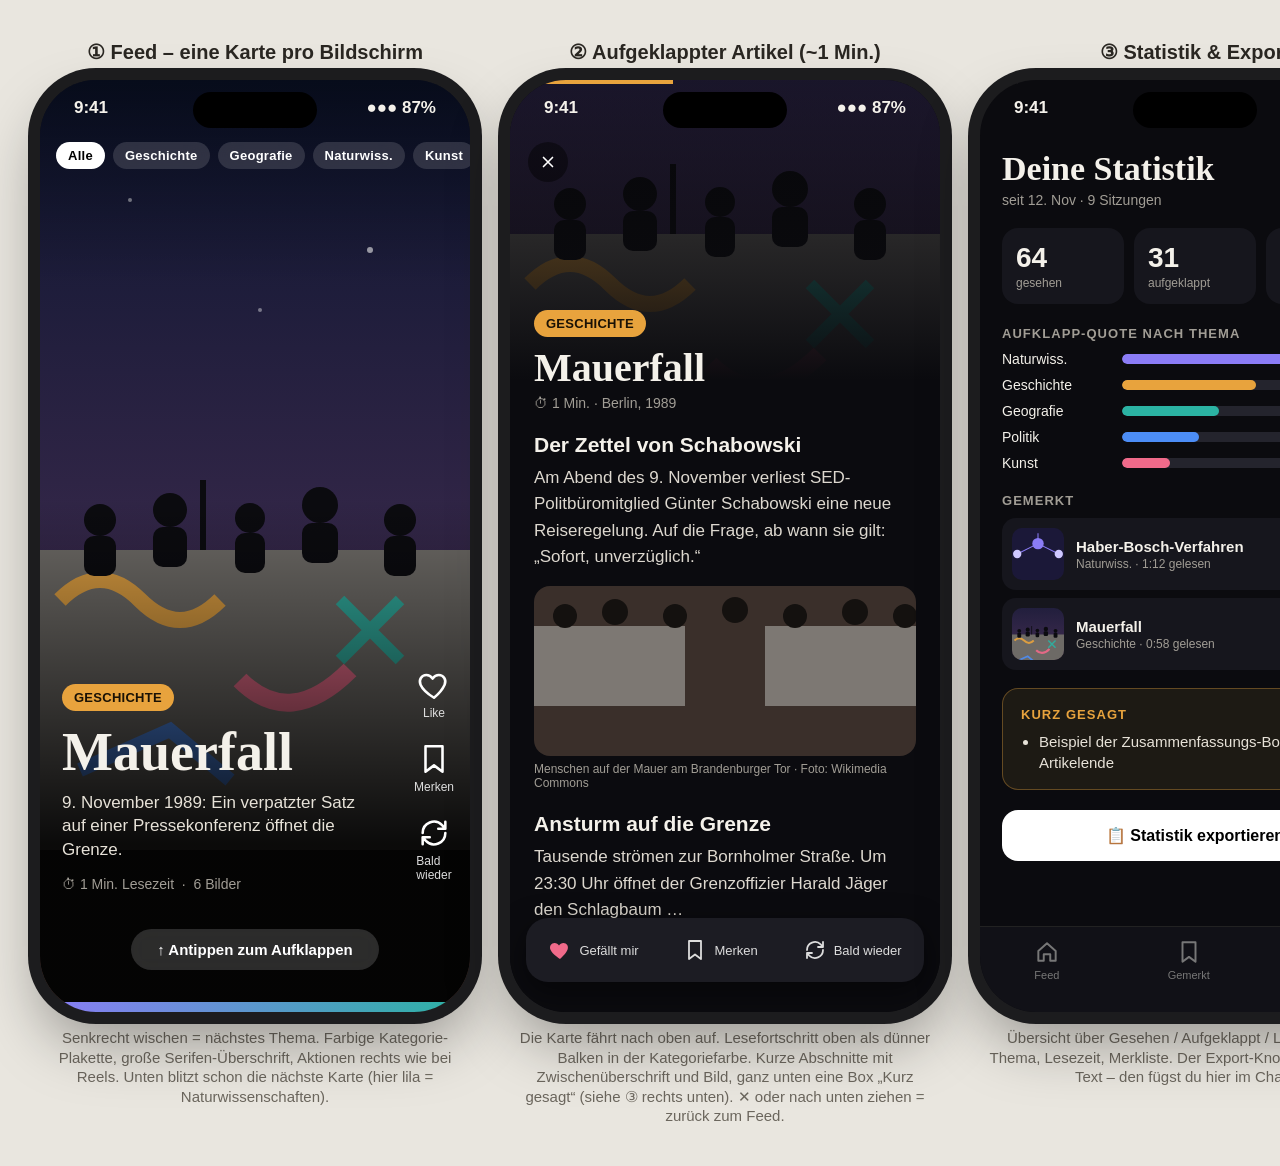
<file: design/mockup-1.html>
<!doctype html>
<html lang="de"><head><meta charset="utf-8">
<style>
:root{--bg:#0b0b0f;--panel:#16161d;--text:#f4f1ea;--muted:#a19d95;--hist:#E8A33D;--geo:#2BB3A3;--nat:#8B7CF6;--kunst:#F06A8A;--pol:#4C8DF6}
*{box-sizing:border-box;margin:0;padding:0}
body{background:#e9e6df;font-family:-apple-system,"SF Pro Text","Helvetica Neue",Arial,sans-serif;padding:40px;display:flex;gap:40px;align-items:flex-start}
.col{display:flex;flex-direction:column;align-items:center;gap:16px}
.label{font:600 20px/1.2 -apple-system,Arial;color:#2a2722}
.sub{font:15px/1.3 Arial;color:#6b665d;max-width:430px;text-align:center}
.phone{width:430px;height:932px;border-radius:56px;background:var(--bg);overflow:hidden;position:relative;box-shadow:0 0 0 12px #1c1c1e,0 30px 60px rgba(0,0,0,.35);color:var(--text)}
.island{position:absolute;top:12px;left:50%;transform:translateX(-50%);width:124px;height:36px;background:#000;border-radius:20px;z-index:20}
.status{position:absolute;top:18px;left:34px;right:34px;display:flex;justify-content:space-between;font:600 17px Arial;z-index:19}
.serif{font-family:"New York","Iowan Old Style",Georgia,serif}
/* scene */
.scene{position:absolute;inset:0}
.chip{display:inline-block;padding:6px 12px;border-radius:999px;font:600 13px Arial;letter-spacing:.02em}
.filters{position:absolute;top:62px;left:0;right:0;display:flex;gap:8px;padding:0 16px;z-index:10;overflow:hidden}
.filters .chip{background:rgba(255,255,255,.14);backdrop-filter:blur(10px);color:#fff;white-space:nowrap}
.filters .chip.on{background:#fff;color:#000}
.shade{position:absolute;inset:0;background:linear-gradient(180deg,rgba(0,0,0,.45) 0%,rgba(0,0,0,0) 22%,rgba(0,0,0,0) 45%,rgba(0,0,0,.9) 82%)}
.info{position:absolute;left:22px;right:90px;bottom:120px}
.info h1{font-size:54px;line-height:1;font-weight:700;margin:14px 0 12px}
.info p{font-size:17px;line-height:1.4;color:#e7e2d8}
.meta{margin-top:14px;font:14px Arial;color:var(--muted)}
.actions{position:absolute;right:16px;bottom:130px;display:flex;flex-direction:column;gap:22px;align-items:center}
.act{display:flex;flex-direction:column;align-items:center;gap:4px;font:12px Arial;color:#ddd}
.act svg{width:34px;height:34px}
.open{position:absolute;bottom:42px;left:0;right:0;text-align:center;font:600 15px Arial;color:#fff}
.open span{display:inline-block;padding:12px 26px;border-radius:999px;background:rgba(255,255,255,.16);backdrop-filter:blur(10px)}
.peek{position:absolute;bottom:0;left:0;right:0;height:10px;background:linear-gradient(90deg,var(--nat),var(--geo))}
/* article */
.art{position:absolute;inset:0;overflow:hidden;background:var(--bg)}
.hero{height:300px;position:relative}
.hero .shade2{position:absolute;inset:0;background:linear-gradient(180deg,rgba(0,0,0,.35),rgba(11,11,15,1))}
.close{position:absolute;top:62px;left:18px;width:40px;height:40px;border-radius:50%;background:rgba(0,0,0,.45);display:flex;align-items:center;justify-content:center;z-index:5}
.body{padding:0 24px;margin-top:-70px;position:relative}
.body h1{font-size:40px;line-height:1.05;margin:10px 0 6px}
.body .meta{margin:0 0 20px}
.body h2{font-size:21px;margin:22px 0 8px;font-family:-apple-system,Arial;font-weight:700}
.body p{font-size:17px;line-height:1.55;color:#ddd8cf}
.fig{height:170px;border-radius:16px;margin:16px 0 6px;overflow:hidden;position:relative}
.cap{font:12px Arial;color:var(--muted)}
.prog{position:absolute;top:0;left:0;height:4px;width:38%;background:var(--hist);z-index:6}
.bar{position:absolute;left:16px;right:16px;bottom:30px;height:64px;border-radius:22px;background:rgba(30,30,38,.9);backdrop-filter:blur(14px);display:flex;justify-content:space-around;align-items:center;font:13px Arial;color:#ddd;box-shadow:0 10px 30px rgba(0,0,0,.5)}
.bar div{display:flex;align-items:center;gap:7px}
.bar svg{width:24px;height:24px}
.sum{margin-top:18px;border-radius:16px;padding:16px 18px;background:#1d1a14;border:1px solid rgba(232,163,61,.35)}
.sum b{color:var(--hist);font:700 13px Arial;letter-spacing:.08em}
.sum li{margin:8px 0 0 18px;font-size:15px;line-height:1.4;color:#e7e2d8}
/* stats */
.st{padding:70px 22px 0}
.st h1{font-size:34px;margin-bottom:4px}
.tiles{display:grid;grid-template-columns:1fr 1fr 1fr;gap:10px;margin:20px 0}
.tile{background:var(--panel);border-radius:16px;padding:14px}
.tile .n{font:700 28px Arial}
.tile .l{font:12px Arial;color:var(--muted);margin-top:2px}
.sec{font:700 13px Arial;letter-spacing:.08em;color:var(--muted);margin:22px 0 10px}
.row{display:flex;align-items:center;gap:10px;margin:10px 0;font:14px Arial}
.row .nm{width:110px}
.row .tr{flex:1;height:10px;background:#24242d;border-radius:6px;overflow:hidden}
.row .tr i{display:block;height:100%;border-radius:6px}
.row .v{width:36px;text-align:right;color:var(--muted)}
.item{display:flex;gap:12px;align-items:center;background:var(--panel);border-radius:14px;padding:10px;margin:8px 0}
.thumb{width:52px;height:52px;border-radius:10px;flex:none}
.item .t{font:600 15px Arial}.item .s{font:12px Arial;color:var(--muted);margin-top:2px}
.btn{margin-top:20px;background:#fff;color:#000;text-align:center;padding:16px;border-radius:16px;font:700 16px Arial}
.tabs{position:absolute;bottom:0;left:0;right:0;height:86px;background:#111117;border-top:1px solid #222;display:flex;justify-content:space-around;padding-top:12px;font:11px Arial;color:#777}
.tabs div{display:flex;flex-direction:column;align-items:center;gap:4px}.tabs .on{color:#fff}
.tabs svg{width:26px;height:26px}
</style></head><body>

<svg width="0" height="0" style="position:absolute">
 <defs>
  <symbol id="wall" viewBox="0 0 430 932" preserveAspectRatio="xMidYMid slice">
   <defs><linearGradient id="sky" x1="0" y1="0" x2="0" y2="1"><stop offset="0" stop-color="#0d1530"/><stop offset=".6" stop-color="#3b2a4d"/><stop offset="1" stop-color="#7a4b3a"/></linearGradient></defs>
   <rect width="430" height="932" fill="url(#sky)"/>
   <circle cx="330" cy="170" r="3" fill="#fff" opacity=".6"/><circle cx="90" cy="120" r="2" fill="#fff" opacity=".5"/><circle cx="220" cy="230" r="2" fill="#fff" opacity=".4"/>
   <rect x="0" y="470" width="430" height="300" fill="#6d6a66"/>
   <g opacity=".9"><path d="M20 520 q40 -40 80 0 t80 0" stroke="#E8A33D" stroke-width="16" fill="none"/><path d="M200 600 q50 50 110 -10" stroke="#F06A8A" stroke-width="18" fill="none"/><path d="M40 690 l90 -40 l60 50" stroke="#4C8DF6" stroke-width="14" fill="none"/><path d="M300 520 l60 60 m0 -60 l-60 60" stroke="#2BB3A3" stroke-width="12"/></g>
   <g fill="#0b0b0f"><circle cx="60" cy="440" r="16"/><rect x="44" y="456" width="32" height="40" rx="10"/><circle cx="130" cy="430" r="17"/><rect x="113" y="447" width="34" height="40" rx="10"/><rect x="160" y="400" width="6" height="70"/><circle cx="210" cy="438" r="15"/><rect x="195" y="453" width="30" height="40" rx="10"/><circle cx="280" cy="425" r="18"/><rect x="262" y="443" width="36" height="40" rx="10"/><circle cx="360" cy="440" r="16"/><rect x="344" y="456" width="32" height="40" rx="10"/></g>
   <rect x="0" y="770" width="430" height="162" fill="#2a2523"/>
  </symbol>
  <symbol id="mol" viewBox="0 0 400 200" preserveAspectRatio="xMidYMid slice">
   <rect width="400" height="200" fill="#1b1838"/>
   <g stroke="#8B7CF6" stroke-width="4"><line x1="120" y1="100" x2="200" y2="60"/><line x1="200" y1="60" x2="280" y2="100"/><line x1="200" y1="60" x2="200" y2="20"/></g>
   <circle cx="200" cy="60" r="22" fill="#8B7CF6"/><circle cx="120" cy="100" r="16" fill="#cfc8ff"/><circle cx="280" cy="100" r="16" fill="#cfc8ff"/>
  </symbol>
  <symbol id="crowd" viewBox="0 0 400 170" preserveAspectRatio="xMidYMid slice">
   <rect width="400" height="170" fill="#3a2f2a"/><rect y="40" width="400" height="80" fill="#7d7873"/>
   <g fill="#14110f"><circle cx="40" cy="30" r="12"/><circle cx="90" cy="26" r="13"/><circle cx="150" cy="30" r="12"/><circle cx="210" cy="24" r="13"/><circle cx="270" cy="30" r="12"/><circle cx="330" cy="26" r="13"/><circle cx="380" cy="30" r="12"/></g>
   <rect x="160" y="40" width="80" height="80" fill="#3a2f2a"/>
  </symbol>
  <symbol id="heart" viewBox="0 0 24 24"><path d="M12 21s-7.5-4.6-9.5-9.2C1 8.3 3.3 5 6.6 5c2 0 3.4 1.1 4.4 2.5C12 6.1 13.4 5 15.4 5 18.7 5 21 8.3 19.5 11.8 17.5 16.4 12 21 12 21z" fill="none" stroke="currentColor" stroke-width="1.8" stroke-linejoin="round"/></symbol>
  <symbol id="heartf" viewBox="0 0 24 24"><path d="M12 21s-7.5-4.6-9.5-9.2C1 8.3 3.3 5 6.6 5c2 0 3.4 1.1 4.4 2.5C12 6.1 13.4 5 15.4 5 18.7 5 21 8.3 19.5 11.8 17.5 16.4 12 21 12 21z" fill="#F06A8A"/></symbol>
  <symbol id="save" viewBox="0 0 24 24"><path d="M6 3h12v18l-6-4.5L6 21z" fill="none" stroke="currentColor" stroke-width="1.8" stroke-linejoin="round"/></symbol>
  <symbol id="rep" viewBox="0 0 24 24"><path d="M4 12a8 8 0 0 1 13.7-5.6L20 9M20 4v5h-5M20 12a8 8 0 0 1-13.7 5.6L4 15M4 20v-5h5" fill="none" stroke="currentColor" stroke-width="1.8" stroke-linecap="round" stroke-linejoin="round"/></symbol>
  <symbol id="x" viewBox="0 0 24 24"><path d="M6 6l12 12M18 6L6 18" stroke="#fff" stroke-width="2.2" stroke-linecap="round"/></symbol>
  <symbol id="home" viewBox="0 0 24 24"><path d="M4 11l8-7 8 7v9h-5v-6h-6v6H4z" fill="none" stroke="currentColor" stroke-width="1.8" stroke-linejoin="round"/></symbol>
  <symbol id="chart" viewBox="0 0 24 24"><path d="M5 20V10M12 20V4M19 20v-7" stroke="currentColor" stroke-width="2.2" stroke-linecap="round"/></symbol>
 </defs>
</svg>

<!-- 1 FEED -->
<div class="col">
 <div class="label">① Feed – eine Karte pro Bildschirm</div>
 <div class="phone">
  <div class="island"></div><div class="status"><span>9:41</span><span>●●● 87%</span></div>
  <svg class="scene" width="430" height="932"><use href="#wall"/></svg>
  <div class="shade"></div>
  <div class="filters"><span class="chip on">Alle</span><span class="chip">Geschichte</span><span class="chip">Geografie</span><span class="chip">Naturwiss.</span><span class="chip">Kunst</span></div>
  <div class="info">
   <span class="chip" style="background:var(--hist);color:#1a1205">GESCHICHTE</span>
   <h1 class="serif">Mauerfall</h1>
   <p>9. November 1989: Ein verpatzter Satz auf einer Pressekonferenz öffnet die Grenze.</p>
   <div class="meta">⏱ 1 Min. Lesezeit &nbsp;·&nbsp; 6 Bilder</div>
  </div>
  <div class="actions">
   <div class="act"><svg style="color:#fff"><use href="#heart"/></svg>Like</div>
   <div class="act"><svg style="color:#fff"><use href="#save"/></svg>Merken</div>
   <div class="act"><svg style="color:#fff"><use href="#rep"/></svg>Bald<br>wieder</div>
  </div>
  <div class="open"><span>↑ Antippen zum Aufklappen</span></div>
  <div class="peek"></div>
 </div>
 <div class="sub">Senkrecht wischen = nächstes Thema. Farbige Kategorie-Plakette, große Serifen-Überschrift, Aktionen rechts wie bei Reels. Unten blitzt schon die nächste Karte (hier lila = Naturwissenschaften).</div>
</div>

<!-- 2 ARTICLE -->
<div class="col">
 <div class="label">② Aufgeklappter Artikel (~1 Min.)</div>
 <div class="phone">
  <div class="art">
   <div class="prog"></div>
   <div class="hero"><svg width="430" height="300" style="position:absolute;inset:0"><use href="#wall"/></svg><div class="shade2"></div></div>
   <div class="close"><svg width="18" height="18"><use href="#x"/></svg></div>
   <div class="body">
    <span class="chip" style="background:var(--hist);color:#1a1205">GESCHICHTE</span>
    <h1 class="serif">Mauerfall</h1>
    <div class="meta">⏱ 1 Min. · Berlin, 1989</div>
    <h2>Der Zettel von Schabowski</h2>
    <p>Am Abend des 9. November verliest SED-Politbüromitglied Günter Schabowski eine neue Reiseregelung. Auf die Frage, ab wann sie gilt: „Sofort, unverzüglich.“</p>
    <div class="fig"><svg width="382" height="170"><use href="#crowd"/></svg></div>
    <div class="cap">Menschen auf der Mauer am Brandenburger Tor · Foto: Wikimedia Commons</div>
    <h2>Ansturm auf die Grenze</h2>
    <p>Tausende strömen zur Bornholmer Straße. Um 23:30 Uhr öffnet der Grenzoffizier Harald Jäger den Schlagbaum …</p>
   </div>
   <div class="bar">
    <div><svg style="color:#F06A8A"><use href="#heartf"/></svg>Gefällt mir</div>
    <div><svg><use href="#save"/></svg>Merken</div>
    <div><svg><use href="#rep"/></svg>Bald wieder</div>
   </div>
  </div>
  <div class="island"></div><div class="status"><span>9:41</span><span>●●● 87%</span></div>
 </div>
 <div class="sub">Die Karte fährt nach oben auf. Lesefortschritt oben als dünner Balken in der Kategoriefarbe. Kurze Abschnitte mit Zwischenüberschrift und Bild, ganz unten eine Box „Kurz gesagt“ (siehe ③ rechts unten). ✕ oder nach unten ziehen = zurück zum Feed.</div>
</div>

<!-- 3 STATS -->
<div class="col">
 <div class="label">③ Statistik &amp; Export</div>
 <div class="phone">
  <div class="island"></div><div class="status"><span>9:41</span><span>●●● 87%</span></div>
  <div class="st">
   <h1 class="serif">Deine Statistik</h1>
   <div class="meta" style="margin:0">seit 12. Nov · 9 Sitzungen</div>
   <div class="tiles">
    <div class="tile"><div class="n">64</div><div class="l">gesehen</div></div>
    <div class="tile"><div class="n">31</div><div class="l">aufgeklappt</div></div>
    <div class="tile"><div class="n" style="color:#F06A8A">17</div><div class="l">Likes</div></div>
   </div>
   <div class="sec">AUFKLAPP-QUOTE NACH THEMA</div>
   <div class="row"><span class="nm">Naturwiss.</span><span class="tr"><i style="width:78%;background:var(--nat)"></i></span><span class="v">78%</span></div>
   <div class="row"><span class="nm">Geschichte</span><span class="tr"><i style="width:61%;background:var(--hist)"></i></span><span class="v">61%</span></div>
   <div class="row"><span class="nm">Geografie</span><span class="tr"><i style="width:44%;background:var(--geo)"></i></span><span class="v">44%</span></div>
   <div class="row"><span class="nm">Politik</span><span class="tr"><i style="width:35%;background:var(--pol)"></i></span><span class="v">35%</span></div>
   <div class="row"><span class="nm">Kunst</span><span class="tr"><i style="width:22%;background:var(--kunst)"></i></span><span class="v">22%</span></div>
   <div class="sec">GEMERKT</div>
   <div class="item"><svg class="thumb" viewBox="0 0 52 52"><use href="#mol" width="52" height="52"/></svg><div><div class="t">Haber-Bosch-Verfahren</div><div class="s">Naturwiss. · 1:12 gelesen</div></div></div>
   <div class="item"><svg class="thumb" viewBox="0 0 52 52"><use href="#wall" width="52" height="52"/></svg><div><div class="t">Mauerfall</div><div class="s">Geschichte · 0:58 gelesen</div></div></div>
   <div class="sum"><b>KURZ GESAGT</b><ul><li>Beispiel der Zusammenfassungs-Box am Artikelende</li></ul></div>
   <div class="btn">📋 Statistik exportieren</div>
  </div>
  <div class="tabs"><div><svg><use href="#home"/></svg>Feed</div><div><svg><use href="#save"/></svg>Gemerkt</div><div class="on"><svg><use href="#chart"/></svg>Statistik</div></div>
 </div>
 <div class="sub">Übersicht über Gesehen / Aufgeklappt / Likes, Quote pro Thema, Lesezeit, Merkliste. Der Export-Knopf kopiert alles als Text – den fügst du hier im Chat ein.</div>
</div>
</body></html>
</file>
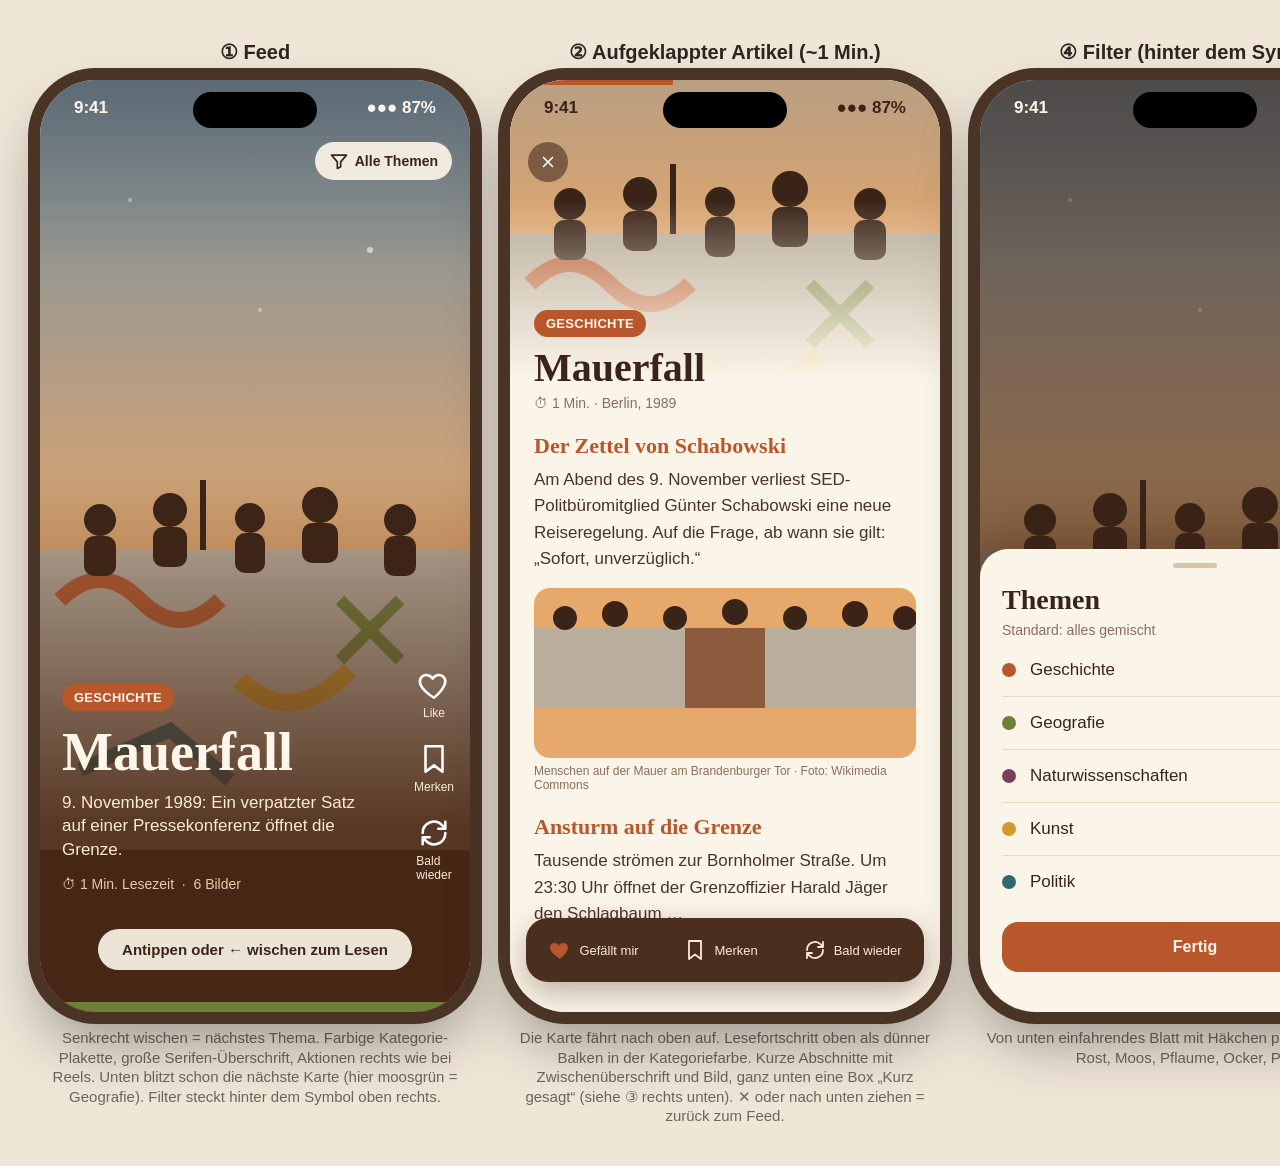
<file: design/mockup-2.html>
<!doctype html>
<html lang="de"><head><meta charset="utf-8">
<style>
:root{--bg:#FBF4E8;--panel:#F3E6D2;--text:#3A2418;--muted:#8A6F5C;--hist:#B8572B;--geo:#6E7F36;--nat:#7B3F5E;--kunst:#D49A2A;--pol:#2F6A70;--ink:#3A2418}
*{box-sizing:border-box;margin:0;padding:0}
body{background:#efe6d8;width:2020px;flex-wrap:nowrap;font-family:-apple-system,"SF Pro Text","Helvetica Neue",Arial,sans-serif;padding:40px;display:flex;gap:40px;align-items:flex-start}
.col{display:flex;flex-direction:column;align-items:center;gap:16px}
.label{font:600 20px/1.2 -apple-system,Arial;color:#2a2722}
.sub{font:15px/1.3 Arial;color:#6b665d;max-width:430px;text-align:center}
.phone{width:430px;height:932px;border-radius:56px;background:var(--bg);overflow:hidden;position:relative;box-shadow:0 0 0 12px #4a3426,0 30px 60px rgba(0,0,0,.35);color:var(--text)}
.island{position:absolute;top:12px;left:50%;transform:translateX(-50%);width:124px;height:36px;background:#000;border-radius:20px;z-index:20}
.status{position:absolute;top:18px;left:34px;right:34px;display:flex;justify-content:space-between;font:600 17px Arial;z-index:19}
.serif{font-family:"New York","Iowan Old Style",Georgia,serif}
/* scene */
.scene{position:absolute;inset:0}
.chip{display:inline-block;padding:6px 12px;border-radius:999px;font:600 13px Arial;letter-spacing:.02em}
.filters{position:absolute;top:62px;left:0;right:0;display:flex;gap:8px;padding:0 16px;z-index:10;overflow:hidden}
.filters .chip{background:rgba(255,255,255,.14);backdrop-filter:blur(10px);color:#fff;white-space:nowrap}
.filters .chip.on{background:#fff;color:#000}
.shade{position:absolute;inset:0;background:linear-gradient(180deg,rgba(58,36,24,.35) 0%,rgba(58,36,24,0) 20%,rgba(58,36,24,0) 42%,rgba(74,40,20,.88) 80%)}
.info{color:#FFF6EA;position:absolute;left:22px;right:90px;bottom:120px}
.info h1{font-size:54px;line-height:1;font-weight:700;margin:14px 0 12px}
.info p{font-size:17px;line-height:1.4;color:#FBEBD6}
.meta{margin-top:14px;font:14px Arial;color:var(--muted)}
.info .meta{color:#E9CBA8}
.actions{position:absolute;right:16px;bottom:130px;display:flex;flex-direction:column;gap:22px;align-items:center}
.act{display:flex;flex-direction:column;align-items:center;gap:4px;font:12px Arial;color:#FBEBD6}
.act svg{width:34px;height:34px}
.open{position:absolute;bottom:42px;left:0;right:0;text-align:center;font:600 15px Arial}
.open span{display:inline-block;padding:12px 24px;border-radius:999px;background:rgba(251,244,232,.92);color:var(--ink)}
.peek{position:absolute;bottom:0;left:0;right:0;height:10px;background:var(--geo)}
.fbtn{position:absolute;top:62px;right:18px;z-index:10;display:flex;gap:6px;align-items:center;padding:9px 14px;border-radius:999px;background:rgba(251,244,232,.92);font:600 14px Arial;color:#3A2418}
.sheet{position:absolute;left:0;right:0;bottom:0;background:var(--bg);border-radius:28px 28px 0 0;padding:14px 22px 40px;box-shadow:0 -10px 40px rgba(58,36,24,.35)}
.grab{width:44px;height:5px;border-radius:3px;background:#D8C4A8;margin:0 auto 16px}
.opt{display:flex;align-items:center;gap:14px;padding:14px 0;border-bottom:1px solid #EADAC2;font:17px Arial;color:var(--ink)}
.dot{width:14px;height:14px;border-radius:50%}
.chk{margin-left:auto;width:24px;height:24px;border-radius:7px;border:2px solid #CDB394;display:flex;align-items:center;justify-content:center;color:#fff;font:700 14px Arial}
.chk.on{background:var(--hist);border-color:var(--hist)}
/* article */
.art{position:absolute;inset:0;overflow:hidden;background:var(--bg)}
.hero{height:300px;position:relative}
.hero .shade2{position:absolute;inset:0;background:linear-gradient(180deg,rgba(251,244,232,0) 40%,rgba(251,244,232,1))}
.close{position:absolute;top:62px;left:18px;width:40px;height:40px;border-radius:50%;background:rgba(58,36,24,.55);display:flex;align-items:center;justify-content:center;z-index:5}
.body{padding:0 24px;margin-top:-70px;position:relative}
.body h1{font-size:40px;line-height:1.05;margin:10px 0 6px}
.body .meta{margin:0 0 20px}
.body h2{font-size:22px;margin:22px 0 8px;font-family:"New York",Georgia,serif;font-weight:700;color:var(--hist)}
.body p{font-size:17px;line-height:1.55;color:#4A3426}
.fig{height:170px;border-radius:16px;margin:16px 0 6px;overflow:hidden;position:relative}
.cap{font:12px Arial;color:var(--muted)}
.prog{position:absolute;top:0;left:0;height:5px;width:38%;background:var(--hist);z-index:6}
.bar{position:absolute;left:16px;right:16px;bottom:30px;height:64px;border-radius:22px;background:#4A2E1E;display:flex;justify-content:space-around;align-items:center;font:13px Arial;color:#FBEBD6;box-shadow:0 10px 30px rgba(74,46,30,.35)}
.bar div{display:flex;align-items:center;gap:7px}
.bar svg{width:24px;height:24px}
.sum{margin-top:18px;border-radius:16px;padding:16px 18px;background:#F6E2BE;border:1px solid #E2C08A}
.sum b{color:var(--hist);font:700 13px Arial;letter-spacing:.08em}
.sum li{margin:8px 0 0 18px;font-size:15px;line-height:1.4;color:#4A3426}
/* stats */
.st{padding:70px 22px 0}
.st h1{font-size:34px;margin-bottom:4px}
.tiles{display:grid;grid-template-columns:1fr 1fr 1fr;gap:10px;margin:20px 0}
.tile{background:var(--panel);border-radius:16px;padding:14px}
.tile .n{font:700 28px Arial}
.tile .l{font:12px Arial;color:var(--muted);margin-top:2px}
.sec{font:700 13px Arial;letter-spacing:.08em;color:var(--muted);margin:22px 0 10px}
.row{display:flex;align-items:center;gap:10px;margin:10px 0;font:14px Arial}
.row .nm{width:110px}
.row .tr{flex:1;height:10px;background:#EADAC2;border-radius:6px;overflow:hidden}
.row .tr i{display:block;height:100%;border-radius:6px}
.row .v{width:36px;text-align:right;color:var(--muted)}
.item{display:flex;gap:12px;align-items:center;background:var(--panel);border-radius:14px;padding:10px;margin:8px 0}
.thumb{width:52px;height:52px;border-radius:10px;flex:none}
.item .t{font:600 15px Arial}.item .s{font:12px Arial;color:var(--muted);margin-top:2px}
.btn{margin-top:20px;background:var(--hist);color:#FFF6EA;text-align:center;padding:16px;border-radius:16px;font:700 16px Arial}
.tabs{position:absolute;bottom:0;left:0;right:0;height:86px;background:#F3E6D2;border-top:1px solid #E2CFB3;display:flex;justify-content:space-around;padding-top:12px;font:11px Arial;color:#A88C76}
.tabs div{display:flex;flex-direction:column;align-items:center;gap:4px}.tabs .on{color:var(--hist)}
.tabs svg{width:26px;height:26px}
</style></head><body>

<svg width="0" height="0" style="position:absolute">
 <defs>
  <symbol id="wall" viewBox="0 0 430 932" preserveAspectRatio="xMidYMid slice">
   <defs><linearGradient id="sky" x1="0" y1="0" x2="0" y2="1"><stop offset="0" stop-color="#6E8FA6"/><stop offset=".55" stop-color="#E7A86B"/><stop offset="1" stop-color="#C9673A"/></linearGradient></defs>
   <rect width="430" height="932" fill="url(#sky)"/>
   <circle cx="330" cy="170" r="3" fill="#fff" opacity=".6"/><circle cx="90" cy="120" r="2" fill="#fff" opacity=".5"/><circle cx="220" cy="230" r="2" fill="#fff" opacity=".4"/>
   <rect x="0" y="470" width="430" height="300" fill="#B9AE9E"/>
   <g opacity=".9"><path d="M20 520 q40 -40 80 0 t80 0" stroke="#B8572B" stroke-width="16" fill="none"/><path d="M200 600 q50 50 110 -10" stroke="#D49A2A" stroke-width="18" fill="none"/><path d="M40 690 l90 -40 l60 50" stroke="#2F6A70" stroke-width="14" fill="none"/><path d="M300 520 l60 60 m0 -60 l-60 60" stroke="#6E7F36" stroke-width="12"/></g>
   <g fill="#3A2418"><circle cx="60" cy="440" r="16"/><rect x="44" y="456" width="32" height="40" rx="10"/><circle cx="130" cy="430" r="17"/><rect x="113" y="447" width="34" height="40" rx="10"/><rect x="160" y="400" width="6" height="70"/><circle cx="210" cy="438" r="15"/><rect x="195" y="453" width="30" height="40" rx="10"/><circle cx="280" cy="425" r="18"/><rect x="262" y="443" width="36" height="40" rx="10"/><circle cx="360" cy="440" r="16"/><rect x="344" y="456" width="32" height="40" rx="10"/></g>
   <rect x="0" y="770" width="430" height="162" fill="#2a2523"/>
  </symbol>
  <symbol id="mol" viewBox="0 0 400 200" preserveAspectRatio="xMidYMid slice">
   <rect width="400" height="200" fill="#EBD6DF"/>
   <g stroke="#7B3F5E" stroke-width="4"><line x1="120" y1="100" x2="200" y2="60"/><line x1="200" y1="60" x2="280" y2="100"/><line x1="200" y1="60" x2="200" y2="20"/></g>
   <circle cx="200" cy="60" r="22" fill="#7B3F5E"/><circle cx="120" cy="100" r="16" fill="#C98FA9"/><circle cx="280" cy="100" r="16" fill="#C98FA9"/>
  </symbol>
  <symbol id="crowd" viewBox="0 0 400 170" preserveAspectRatio="xMidYMid slice">
   <rect width="400" height="170" fill="#E7A86B"/><rect y="40" width="400" height="80" fill="#B9AE9E"/>
   <g fill="#3A2418"><circle cx="40" cy="30" r="12"/><circle cx="90" cy="26" r="13"/><circle cx="150" cy="30" r="12"/><circle cx="210" cy="24" r="13"/><circle cx="270" cy="30" r="12"/><circle cx="330" cy="26" r="13"/><circle cx="380" cy="30" r="12"/></g>
   <rect x="160" y="40" width="80" height="80" fill="#8C5A3C"/>
  </symbol>
  <symbol id="heart" viewBox="0 0 24 24"><path d="M12 21s-7.5-4.6-9.5-9.2C1 8.3 3.3 5 6.6 5c2 0 3.4 1.1 4.4 2.5C12 6.1 13.4 5 15.4 5 18.7 5 21 8.3 19.5 11.8 17.5 16.4 12 21 12 21z" fill="none" stroke="currentColor" stroke-width="1.8" stroke-linejoin="round"/></symbol>
  <symbol id="heartf" viewBox="0 0 24 24"><path d="M12 21s-7.5-4.6-9.5-9.2C1 8.3 3.3 5 6.6 5c2 0 3.4 1.1 4.4 2.5C12 6.1 13.4 5 15.4 5 18.7 5 21 8.3 19.5 11.8 17.5 16.4 12 21 12 21z" fill="#B8572B"/></symbol>
  <symbol id="save" viewBox="0 0 24 24"><path d="M6 3h12v18l-6-4.5L6 21z" fill="none" stroke="currentColor" stroke-width="1.8" stroke-linejoin="round"/></symbol>
  <symbol id="rep" viewBox="0 0 24 24"><path d="M4 12a8 8 0 0 1 13.7-5.6L20 9M20 4v5h-5M20 12a8 8 0 0 1-13.7 5.6L4 15M4 20v-5h5" fill="none" stroke="currentColor" stroke-width="1.8" stroke-linecap="round" stroke-linejoin="round"/></symbol>
  <symbol id="x" viewBox="0 0 24 24"><path d="M6 6l12 12M18 6L6 18" stroke="#fff" stroke-width="2.2" stroke-linecap="round"/></symbol>
  <symbol id="home" viewBox="0 0 24 24"><path d="M4 11l8-7 8 7v9h-5v-6h-6v6H4z" fill="none" stroke="currentColor" stroke-width="1.8" stroke-linejoin="round"/></symbol>
  <symbol id="chart" viewBox="0 0 24 24"><path d="M5 20V10M12 20V4M19 20v-7" stroke="currentColor" stroke-width="2.2" stroke-linecap="round"/></symbol>
 </defs>
</svg>

<!-- 1 FEED -->
<div class="col">
 <div class="label">① Feed</div>
 <div class="phone">
  <div class="island"></div><div class="status" style="color:#FFF6EA"><span>9:41</span><span>●●● 87%</span></div>
  <svg class="scene" width="430" height="932"><use href="#wall"/></svg>
  <div class="shade"></div>
  <div class="fbtn"><svg width="20" height="20" viewBox="0 0 24 24"><path d="M3 5h18l-7 8v6l-4 2v-8z" fill="none" stroke="#3A2418" stroke-width="2" stroke-linejoin="round"/></svg><span>Alle Themen</span></div>
  <div class="info">
   <span class="chip" style="background:var(--hist);color:#FFF6EA">GESCHICHTE</span>
   <h1 class="serif">Mauerfall</h1>
   <p>9. November 1989: Ein verpatzter Satz auf einer Pressekonferenz öffnet die Grenze.</p>
   <div class="meta">⏱ 1 Min. Lesezeit &nbsp;·&nbsp; 6 Bilder</div>
  </div>
  <div class="actions">
   <div class="act"><svg style="color:#fff"><use href="#heart"/></svg>Like</div>
   <div class="act"><svg style="color:#fff"><use href="#save"/></svg>Merken</div>
   <div class="act"><svg style="color:#fff"><use href="#rep"/></svg>Bald<br>wieder</div>
  </div>
  <div class="open"><span>Antippen oder ← wischen zum Lesen</span></div>
  <div class="peek"></div>
 </div>
 <div class="sub">Senkrecht wischen = nächstes Thema. Farbige Kategorie-Plakette, große Serifen-Überschrift, Aktionen rechts wie bei Reels. Unten blitzt schon die nächste Karte (hier moosgrün = Geografie). Filter steckt hinter dem Symbol oben rechts.</div>
</div>

<!-- 2 ARTICLE -->
<div class="col">
 <div class="label">② Aufgeklappter Artikel (~1 Min.)</div>
 <div class="phone">
  <div class="art">
   <div class="prog"></div>
   <div class="hero"><svg width="430" height="300" style="position:absolute;inset:0"><use href="#wall"/></svg><div class="shade2"></div></div>
   <div class="close"><svg width="18" height="18"><use href="#x"/></svg></div>
   <div class="body">
    <span class="chip" style="background:var(--hist);color:#FFF6EA">GESCHICHTE</span>
    <h1 class="serif">Mauerfall</h1>
    <div class="meta">⏱ 1 Min. · Berlin, 1989</div>
    <h2>Der Zettel von Schabowski</h2>
    <p>Am Abend des 9. November verliest SED-Politbüromitglied Günter Schabowski eine neue Reiseregelung. Auf die Frage, ab wann sie gilt: „Sofort, unverzüglich.“</p>
    <div class="fig"><svg width="382" height="170"><use href="#crowd"/></svg></div>
    <div class="cap">Menschen auf der Mauer am Brandenburger Tor · Foto: Wikimedia Commons</div>
    <h2>Ansturm auf die Grenze</h2>
    <p>Tausende strömen zur Bornholmer Straße. Um 23:30 Uhr öffnet der Grenzoffizier Harald Jäger den Schlagbaum …</p>
   </div>
   <div class="bar">
    <div><svg><use href="#heartf"/></svg>Gefällt mir</div>
    <div><svg><use href="#save"/></svg>Merken</div>
    <div><svg><use href="#rep"/></svg>Bald wieder</div>
   </div>
  </div>
  <div class="island"></div><div class="status"><span>9:41</span><span>●●● 87%</span></div>
 </div>
 <div class="sub">Die Karte fährt nach oben auf. Lesefortschritt oben als dünner Balken in der Kategoriefarbe. Kurze Abschnitte mit Zwischenüberschrift und Bild, ganz unten eine Box „Kurz gesagt“ (siehe ③ rechts unten). ✕ oder nach unten ziehen = zurück zum Feed.</div>
</div>

<div class="col">
 <div class="label">④ Filter (hinter dem Symbol)</div>
 <div class="phone">
  <svg class="scene" width="430" height="932"><use href="#wall"/></svg>
  <div class="shade"></div><div style="position:absolute;inset:0;background:rgba(58,36,24,.45)"></div>
  <div class="island"></div><div class="status" style="color:#FFF6EA"><span>9:41</span><span>●●● 87%</span></div>
  <div class="sheet">
   <div class="grab"></div>
   <h1 class="serif" style="font-size:28px;color:var(--ink);margin-bottom:6px">Themen</h1>
   <div style="font:14px Arial;color:var(--muted);margin-bottom:6px">Standard: alles gemischt</div>
   <div class="opt"><span class="dot" style="background:var(--hist)"></span>Geschichte<span class="chk on">✓</span></div>
   <div class="opt"><span class="dot" style="background:var(--geo)"></span>Geografie<span class="chk on">✓</span></div>
   <div class="opt"><span class="dot" style="background:var(--nat)"></span>Naturwissenschaften<span class="chk on">✓</span></div>
   <div class="opt"><span class="dot" style="background:var(--kunst)"></span>Kunst<span class="chk on">✓</span></div>
   <div class="opt" style="border:0"><span class="dot" style="background:var(--pol)"></span>Politik<span class="chk on">✓</span></div>
   <div class="btn" style="margin-top:14px">Fertig</div>
  </div>
 </div>
 <div class="sub">Von unten einfahrendes Blatt mit Häkchen pro Thema. Farben: Rost, Moos, Pflaume, Ocker, Petrol.</div>
</div>
<!-- 3 STATS -->
<div class="col">
 <div class="label">③ Statistik &amp; Export</div>
 <div class="phone">
  <div class="island"></div><div class="status"><span>9:41</span><span>●●● 87%</span></div>
  <div class="st">
   <h1 class="serif">Deine Statistik</h1>
   <div class="meta" style="margin:0">seit 12. Nov · 9 Sitzungen</div>
   <div class="tiles">
    <div class="tile"><div class="n">64</div><div class="l">gesehen</div></div>
    <div class="tile"><div class="n">31</div><div class="l">aufgeklappt</div></div>
    <div class="tile"><div class="n" style="color:var(--hist)">17</div><div class="l">Likes</div></div>
   </div>
   <div class="sec">AUFKLAPP-QUOTE NACH THEMA</div>
   <div class="row"><span class="nm">Naturwiss.</span><span class="tr"><i style="width:78%;background:var(--nat)"></i></span><span class="v">78%</span></div>
   <div class="row"><span class="nm">Geschichte</span><span class="tr"><i style="width:61%;background:var(--hist)"></i></span><span class="v">61%</span></div>
   <div class="row"><span class="nm">Geografie</span><span class="tr"><i style="width:44%;background:var(--geo)"></i></span><span class="v">44%</span></div>
   <div class="row"><span class="nm">Politik</span><span class="tr"><i style="width:35%;background:var(--pol)"></i></span><span class="v">35%</span></div>
   <div class="row"><span class="nm">Kunst</span><span class="tr"><i style="width:22%;background:var(--kunst)"></i></span><span class="v">22%</span></div>
   <div class="sec">GEMERKT</div>
   <div class="item"><svg class="thumb" viewBox="0 0 52 52"><use href="#mol" width="52" height="52"/></svg><div><div class="t">Haber-Bosch-Verfahren</div><div class="s">Naturwiss. · 1:12 gelesen</div></div></div>
   <div class="item"><svg class="thumb" viewBox="0 0 52 52"><use href="#wall" width="52" height="52"/></svg><div><div class="t">Mauerfall</div><div class="s">Geschichte · 0:58 gelesen</div></div></div>
   <div class="sum"><b>KURZ GESAGT</b><ul><li>Beispiel der Zusammenfassungs-Box am Artikelende</li></ul></div>
   <div class="btn">📋 Statistik exportieren</div>
  </div>
  <div class="tabs"><div><svg><use href="#home"/></svg>Feed</div><div><svg><use href="#save"/></svg>Gemerkt</div><div class="on"><svg><use href="#chart"/></svg>Statistik</div></div>
 </div>
 <div class="sub">Übersicht über Gesehen / Aufgeklappt / Likes, Quote pro Thema, Lesezeit, Merkliste. Der Export-Knopf kopiert alles als Text – den fügst du hier im Chat ein.</div>
</div>
</body></html>
</file>
